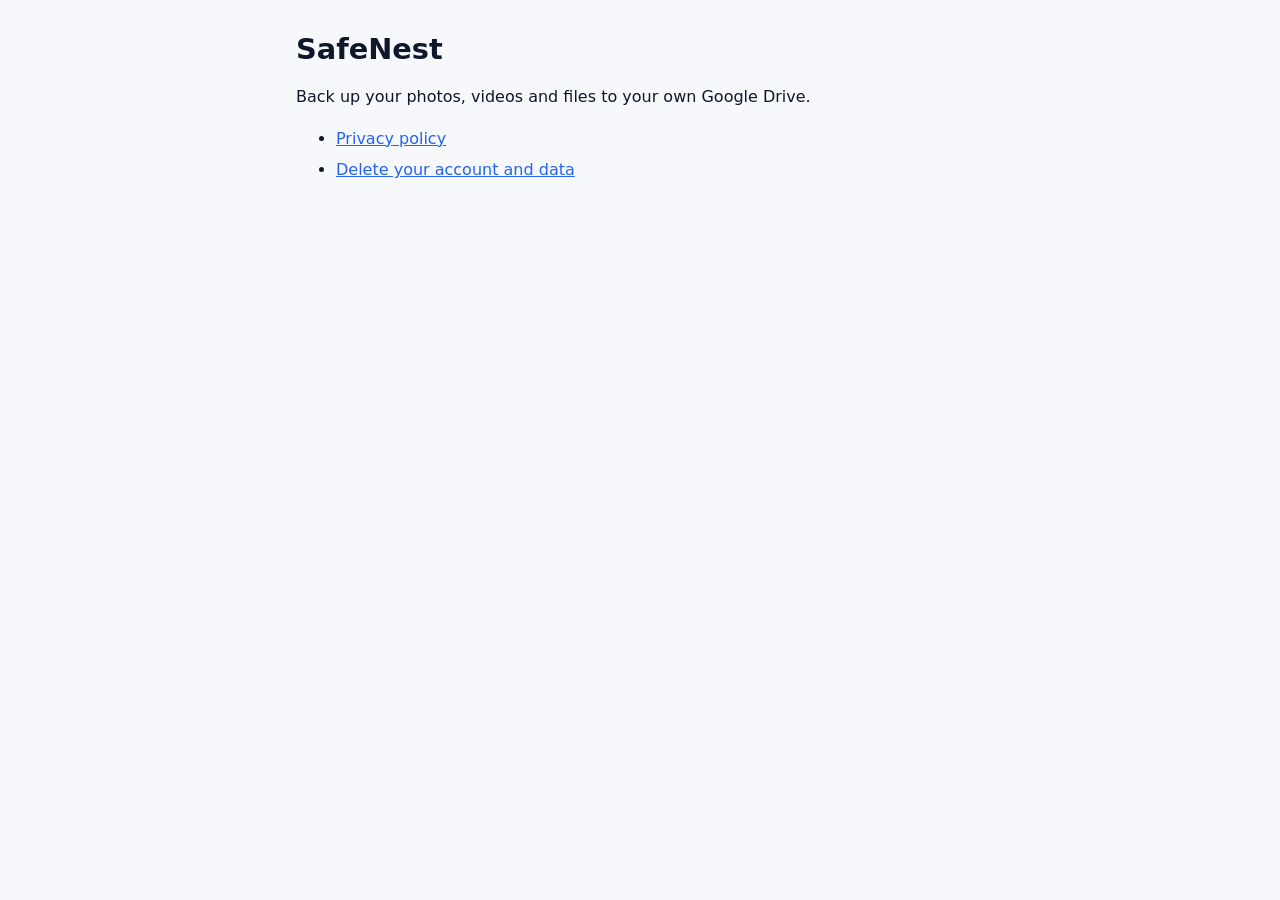
<file: index.html>
<!doctype html>
<html lang="en">
<head>
  <meta charset="utf-8">
  <meta name="viewport" content="width=device-width, initial-scale=1">
  <title>SafeNest</title>
  <link rel="stylesheet" href="style.css">
</head>
<body>
<main>
  <h1>SafeNest</h1>
  <p>Back up your photos, videos and files to your own Google Drive.</p>
  <ul>
    <li><a href="privacy.html">Privacy policy</a></li>
    <li><a href="delete-account.html">Delete your account and data</a></li>
  </ul>
</main>
</body>
</html>
</file>
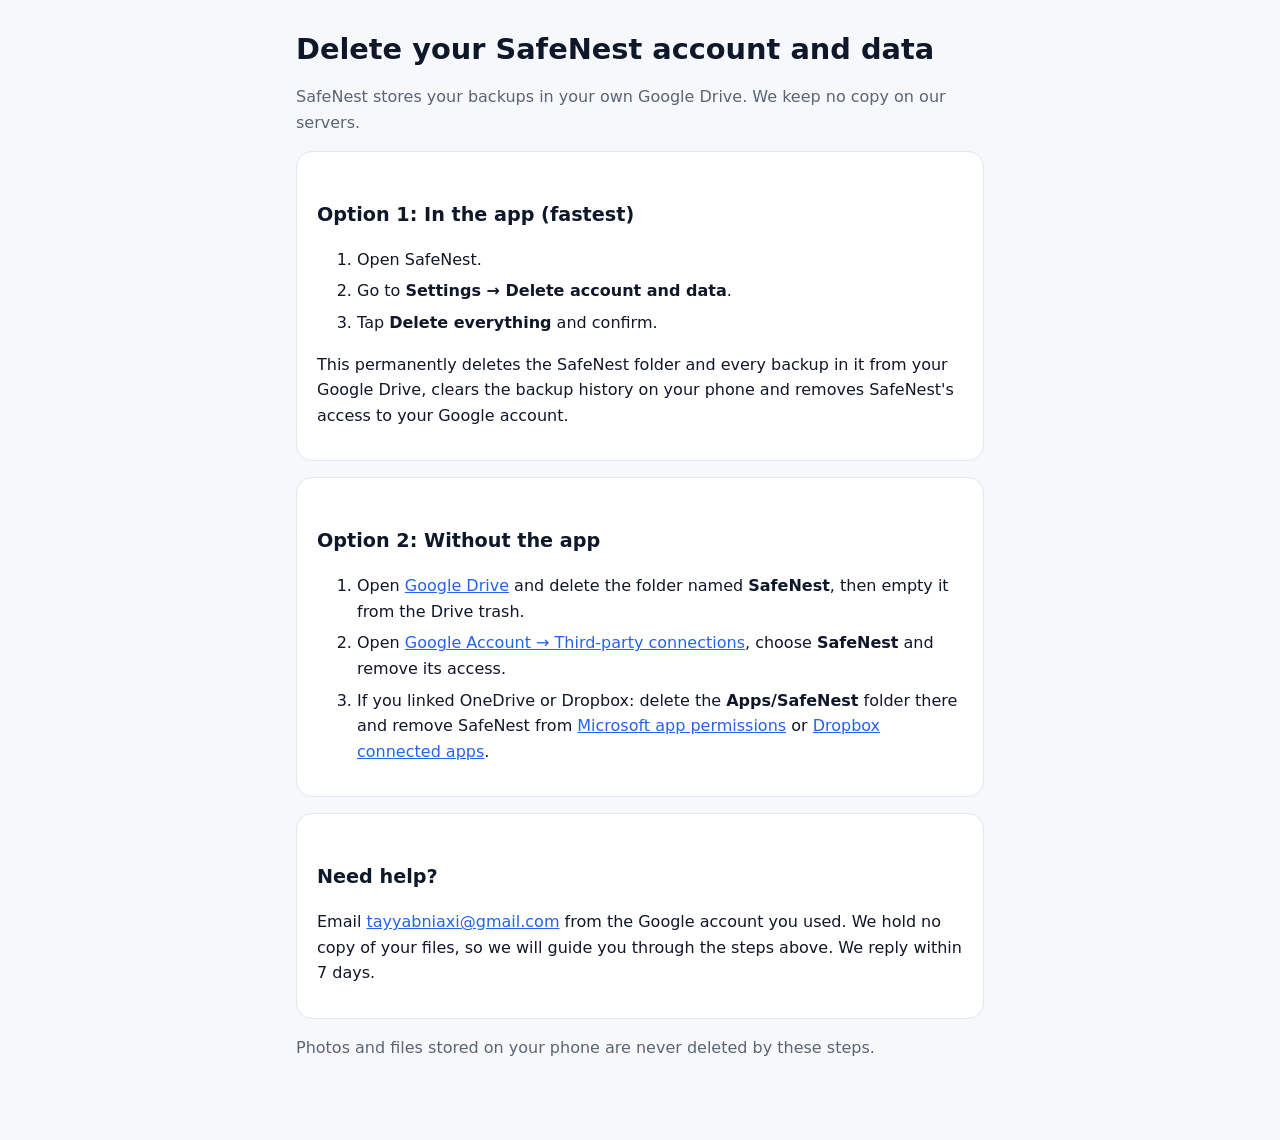
<file: delete-account.html>
<!doctype html>
<html lang="en">
<head>
  <meta charset="utf-8">
  <meta name="viewport" content="width=device-width, initial-scale=1">
  <title>Delete Your SafeNest Data</title>
  <link rel="stylesheet" href="style.css">
</head>
<body>
<main>
  <h1>Delete your SafeNest account and data</h1>
  <p class="muted">SafeNest stores your backups in your own Google Drive. We keep no copy on our servers.</p>

  <div class="card">
    <h2>Option 1: In the app (fastest)</h2>
    <ol>
      <li>Open SafeNest.</li>
      <li>Go to <strong>Settings → Delete account and data</strong>.</li>
      <li>Tap <strong>Delete everything</strong> and confirm.</li>
    </ol>
    <p>This permanently deletes the SafeNest folder and every backup in it from your Google Drive, clears the backup history on your phone and removes SafeNest's access to your Google account.</p>
  </div>

  <div class="card">
    <h2>Option 2: Without the app</h2>
    <ol>
      <li>Open <a href="https://drive.google.com">Google Drive</a> and delete the folder named <strong>SafeNest</strong>, then empty it from the Drive trash.</li>
      <li>Open <a href="https://myaccount.google.com/connections">Google Account → Third-party connections</a>, choose <strong>SafeNest</strong> and remove its access.</li>
      <li>If you linked OneDrive or Dropbox: delete the <strong>Apps/SafeNest</strong> folder there and remove SafeNest from
        <a href="https://account.live.com/consent/Manage">Microsoft app permissions</a> or
        <a href="https://www.dropbox.com/account/connected_apps">Dropbox connected apps</a>.</li>
    </ol>
  </div>

  <div class="card">
    <h2>Need help?</h2>
    <p>Email <a href="mailto:tayyabniaxi@gmail.com?subject=SafeNest%20data%20deletion">tayyabniaxi@gmail.com</a> from the Google account you used.
    We hold no copy of your files, so we will guide you through the steps above. We reply within 7 days.</p>
  </div>

  <p class="muted">Photos and files stored on your phone are never deleted by these steps.</p>
</main>
</body>
</html>
</file>
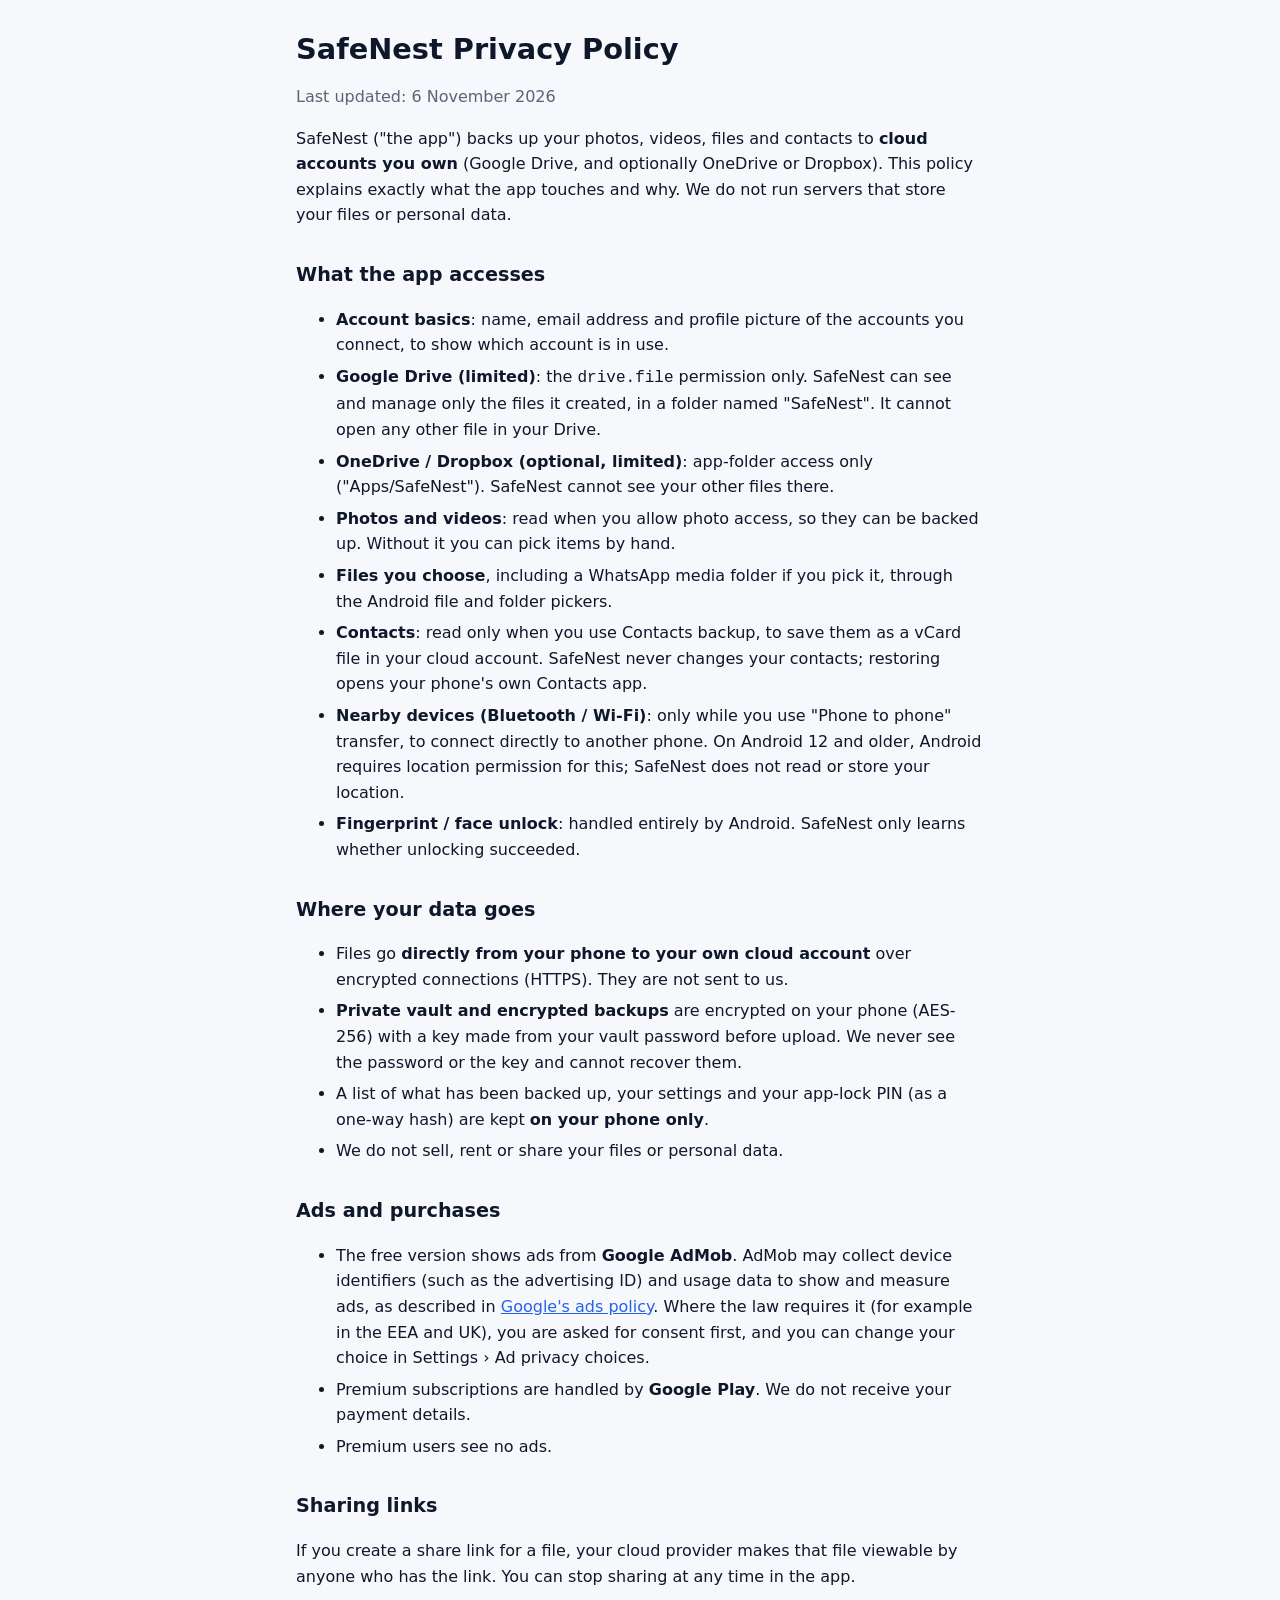
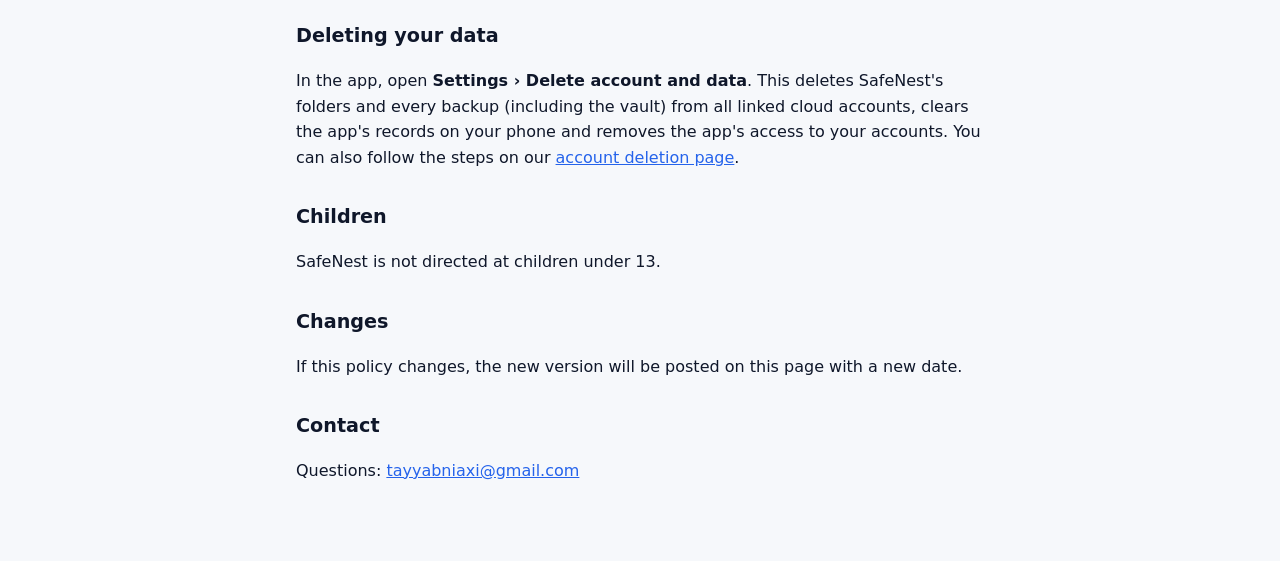
<file: privacy.html>
<!doctype html>
<html lang="en">
<head>
  <meta charset="utf-8">
  <meta name="viewport" content="width=device-width, initial-scale=1">
  <title>SafeNest Privacy Policy</title>
  <link rel="stylesheet" href="style.css">
</head>
<body>
<main>
  <h1>SafeNest Privacy Policy</h1>
  <p class="muted">Last updated: 6 November 2026</p>

  <p>SafeNest ("the app") backs up your photos, videos, files and contacts to <strong>cloud accounts you own</strong>
  (Google Drive, and optionally OneDrive or Dropbox). This policy explains exactly what the app touches and why.
  We do not run servers that store your files or personal data.</p>

  <h2>What the app accesses</h2>
  <ul>
    <li><strong>Account basics</strong>: name, email address and profile picture of the accounts you connect, to show which account is in use.</li>
    <li><strong>Google Drive (limited)</strong>: the <code>drive.file</code> permission only. SafeNest can see and manage only the files it created, in a folder named "SafeNest". It cannot open any other file in your Drive.</li>
    <li><strong>OneDrive / Dropbox (optional, limited)</strong>: app-folder access only ("Apps/SafeNest"). SafeNest cannot see your other files there.</li>
    <li><strong>Photos and videos</strong>: read when you allow photo access, so they can be backed up. Without it you can pick items by hand.</li>
    <li><strong>Files you choose</strong>, including a WhatsApp media folder if you pick it, through the Android file and folder pickers.</li>
    <li><strong>Contacts</strong>: read only when you use Contacts backup, to save them as a vCard file in your cloud account. SafeNest never changes your contacts; restoring opens your phone's own Contacts app.</li>
    <li><strong>Nearby devices (Bluetooth / Wi-Fi)</strong>: only while you use "Phone to phone" transfer, to connect directly to another phone. On Android 12 and older, Android requires location permission for this; SafeNest does not read or store your location.</li>
    <li><strong>Fingerprint / face unlock</strong>: handled entirely by Android. SafeNest only learns whether unlocking succeeded.</li>
  </ul>

  <h2>Where your data goes</h2>
  <ul>
    <li>Files go <strong>directly from your phone to your own cloud account</strong> over encrypted connections (HTTPS). They are not sent to us.</li>
    <li><strong>Private vault and encrypted backups</strong> are encrypted on your phone (AES-256) with a key made from your vault password before upload. We never see the password or the key and cannot recover them.</li>
    <li>A list of what has been backed up, your settings and your app-lock PIN (as a one-way hash) are kept <strong>on your phone only</strong>.</li>
    <li>We do not sell, rent or share your files or personal data.</li>
  </ul>

  <h2>Ads and purchases</h2>
  <ul>
    <li>The free version shows ads from <strong>Google AdMob</strong>. AdMob may collect device identifiers (such as the advertising ID) and usage data to show and measure ads, as described in <a href="https://policies.google.com/technologies/ads">Google's ads policy</a>. Where the law requires it (for example in the EEA and UK), you are asked for consent first, and you can change your choice in Settings › Ad privacy choices.</li>
    <li>Premium subscriptions are handled by <strong>Google Play</strong>. We do not receive your payment details.</li>
    <li>Premium users see no ads.</li>
  </ul>

  <h2>Sharing links</h2>
  <p>If you create a share link for a file, your cloud provider makes that file viewable by anyone who has the link. You can stop sharing at any time in the app.</p>

  <h2>Deleting your data</h2>
  <p>In the app, open <strong>Settings › Delete account and data</strong>. This deletes SafeNest's folders and every backup (including the vault) from all linked cloud accounts, clears the app's records on your phone and removes the app's access to your accounts.
  You can also follow the steps on our <a href="delete-account.html">account deletion page</a>.</p>

  <h2>Children</h2>
  <p>SafeNest is not directed at children under 13.</p>

  <h2>Changes</h2>
  <p>If this policy changes, the new version will be posted on this page with a new date.</p>

  <h2>Contact</h2>
  <p>Questions: <a href="mailto:tayyabniaxi@gmail.com">tayyabniaxi@gmail.com</a></p>
</main>
</body>
</html>
</file>
<file: style.css>
:root {
  --bg: #f6f8fb;
  --surface: #ffffff;
  --text: #0f172a;
  --muted: #5b6475;
  --primary: #2563eb;
  --border: #e2e7ef;
}
@media (prefers-color-scheme: dark) {
  :root {
    --bg: #0b1220;
    --surface: #121a2b;
    --text: #e8edf6;
    --muted: #98a3b7;
    --primary: #4c8dff;
    --border: #26324a;
  }
}
* { box-sizing: border-box; }
body {
  margin: 0;
  background: var(--bg);
  color: var(--text);
  font: 16px/1.6 system-ui, -apple-system, "Segoe UI", Roboto, sans-serif;
}
main {
  max-width: 720px;
  margin: 0 auto;
  padding: 32px 16px 64px;
}
h1 { font-size: 1.8rem; line-height: 1.25; margin: 0 0 8px; }
h2 { font-size: 1.2rem; margin: 32px 0 8px; }
p, li { color: var(--text); }
.muted { color: var(--muted); }
a { color: var(--primary); }
.card {
  background: var(--surface);
  border: 1px solid var(--border);
  border-radius: 16px;
  padding: 16px 20px;
  margin: 16px 0;
}
ol li, ul li { margin: 6px 0; }
</file>
